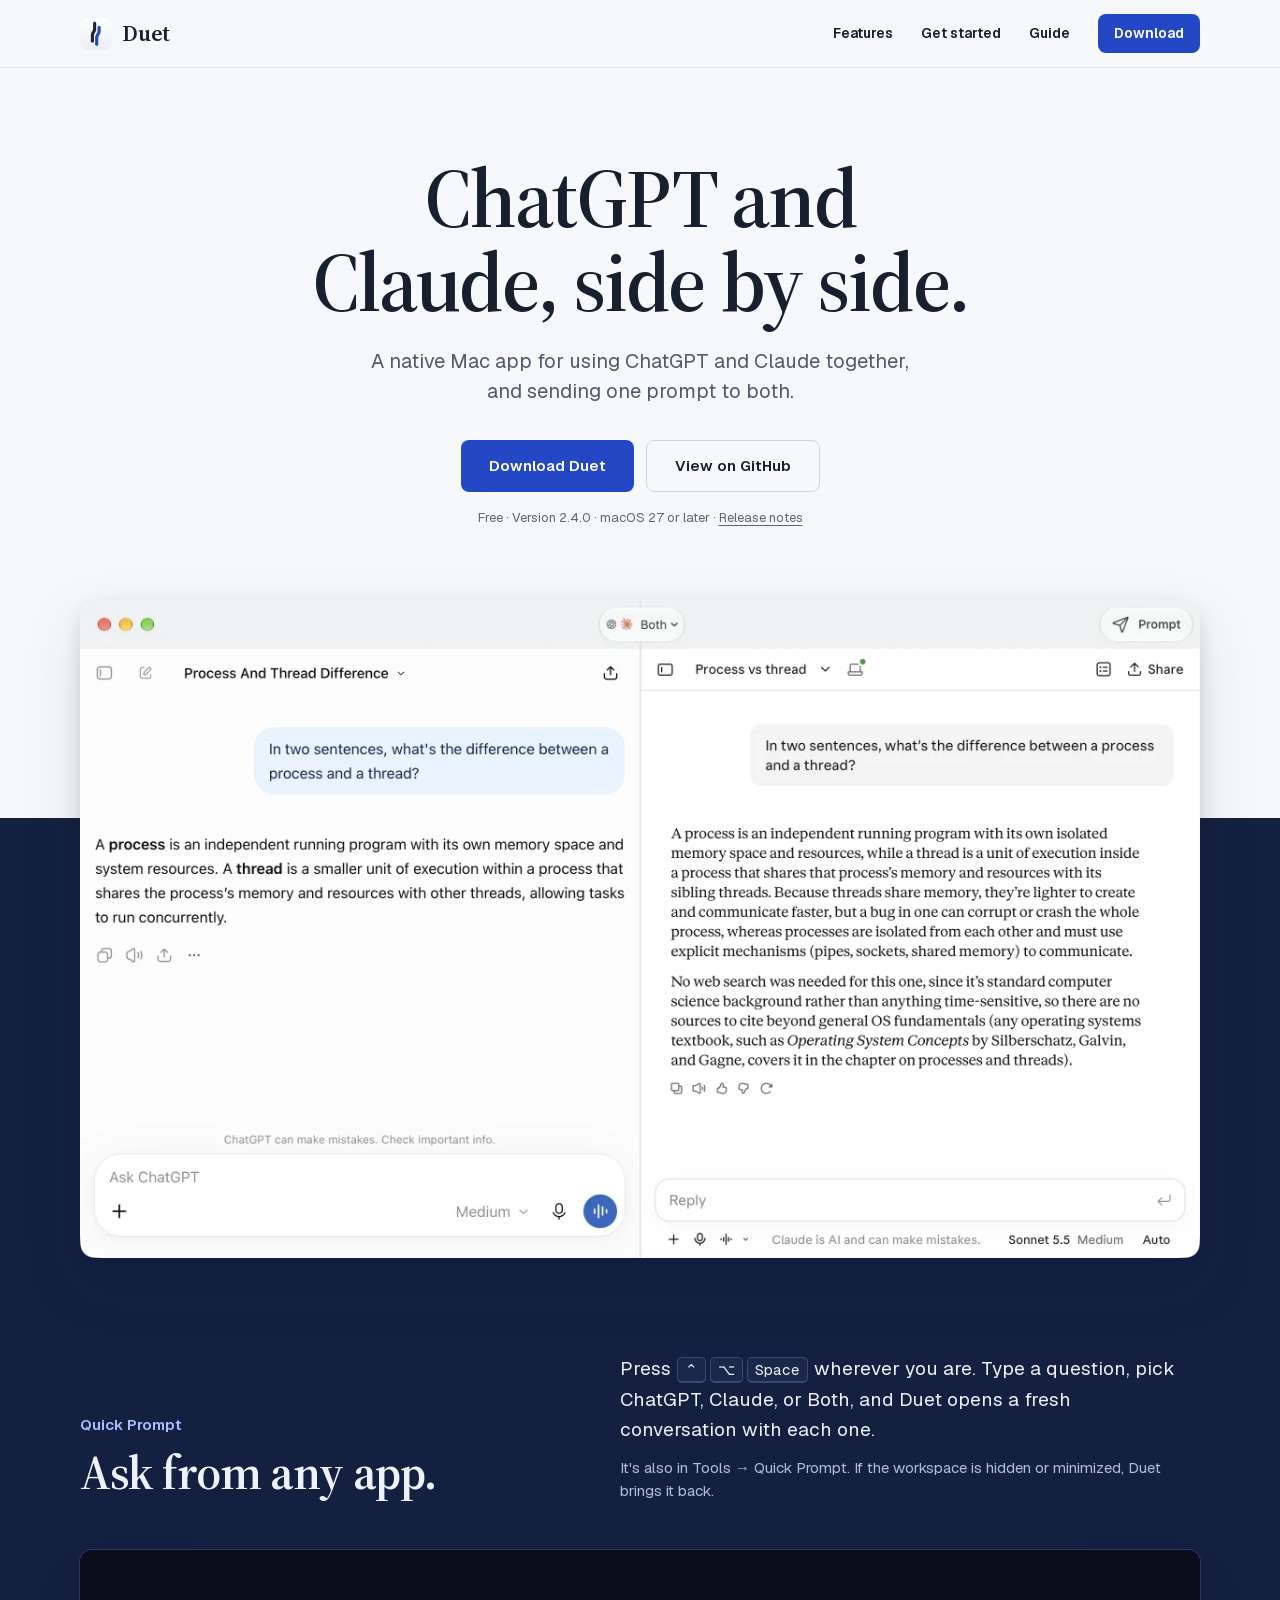
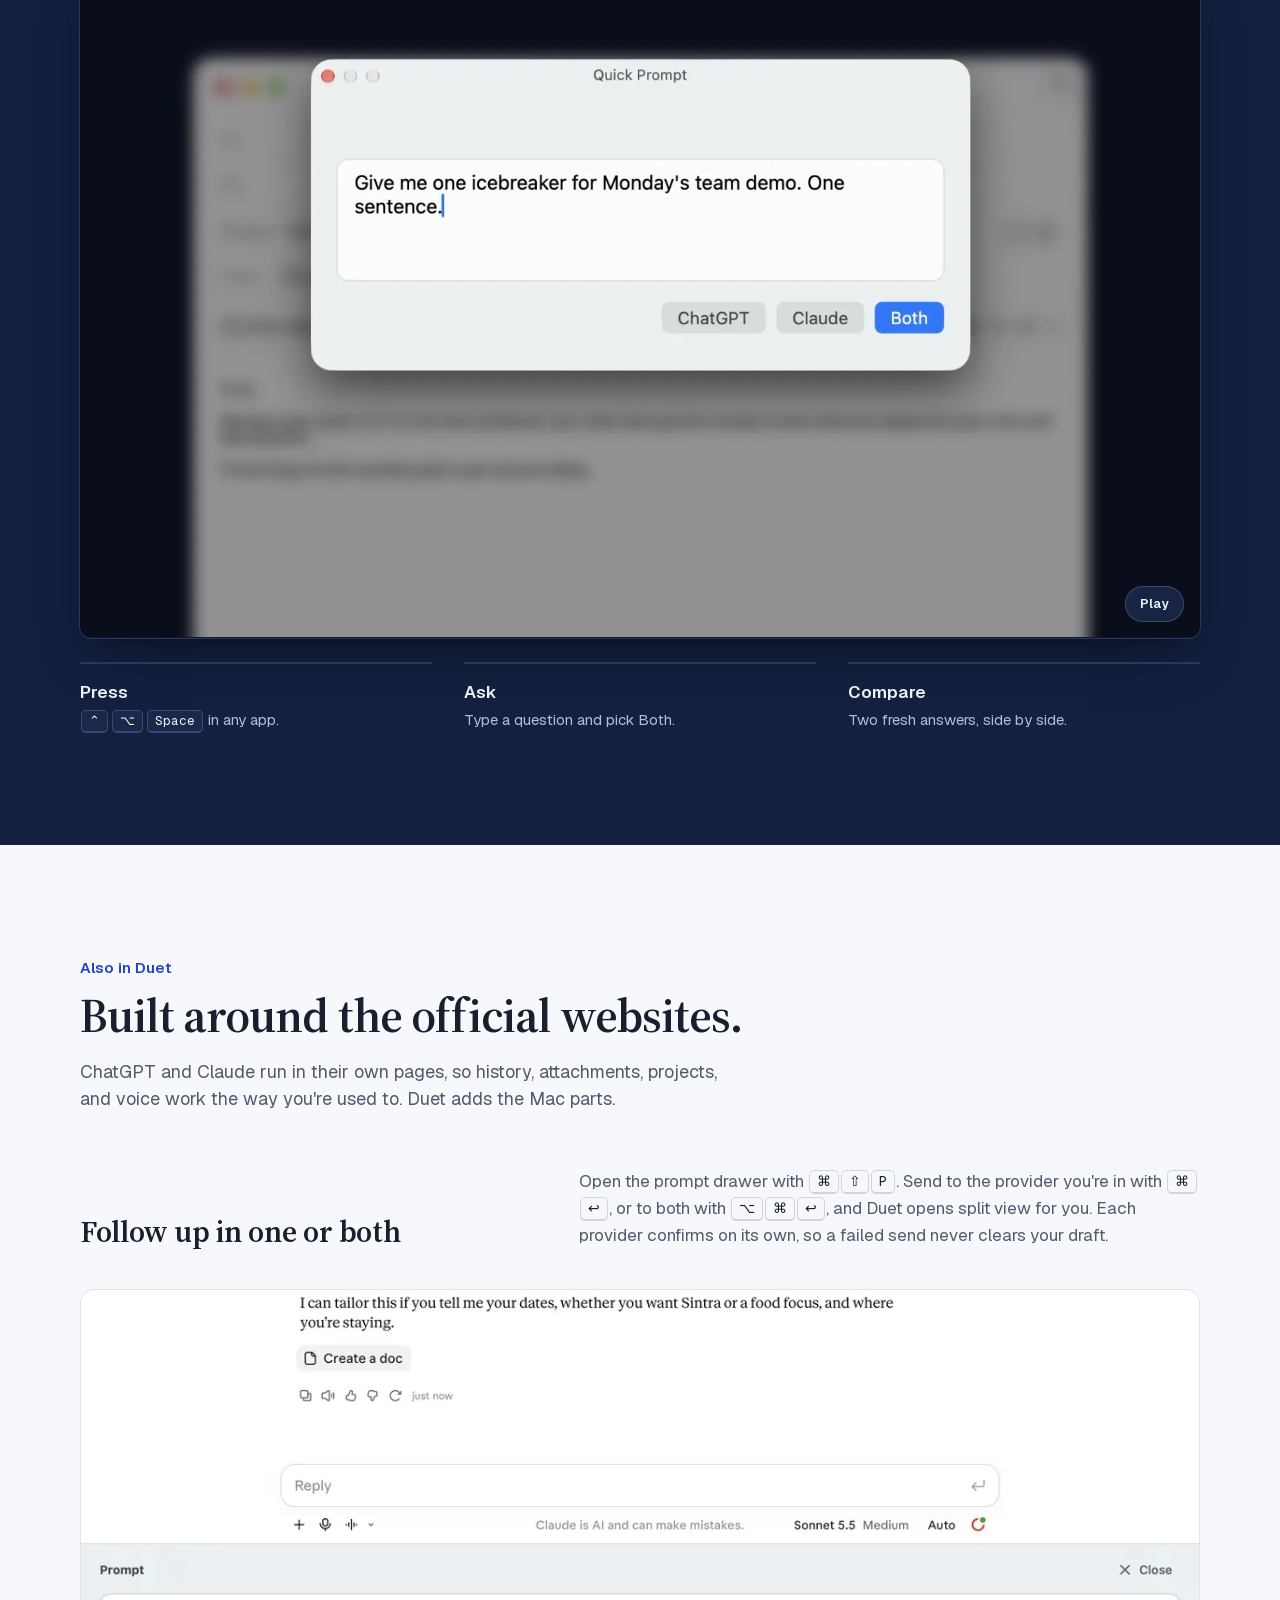
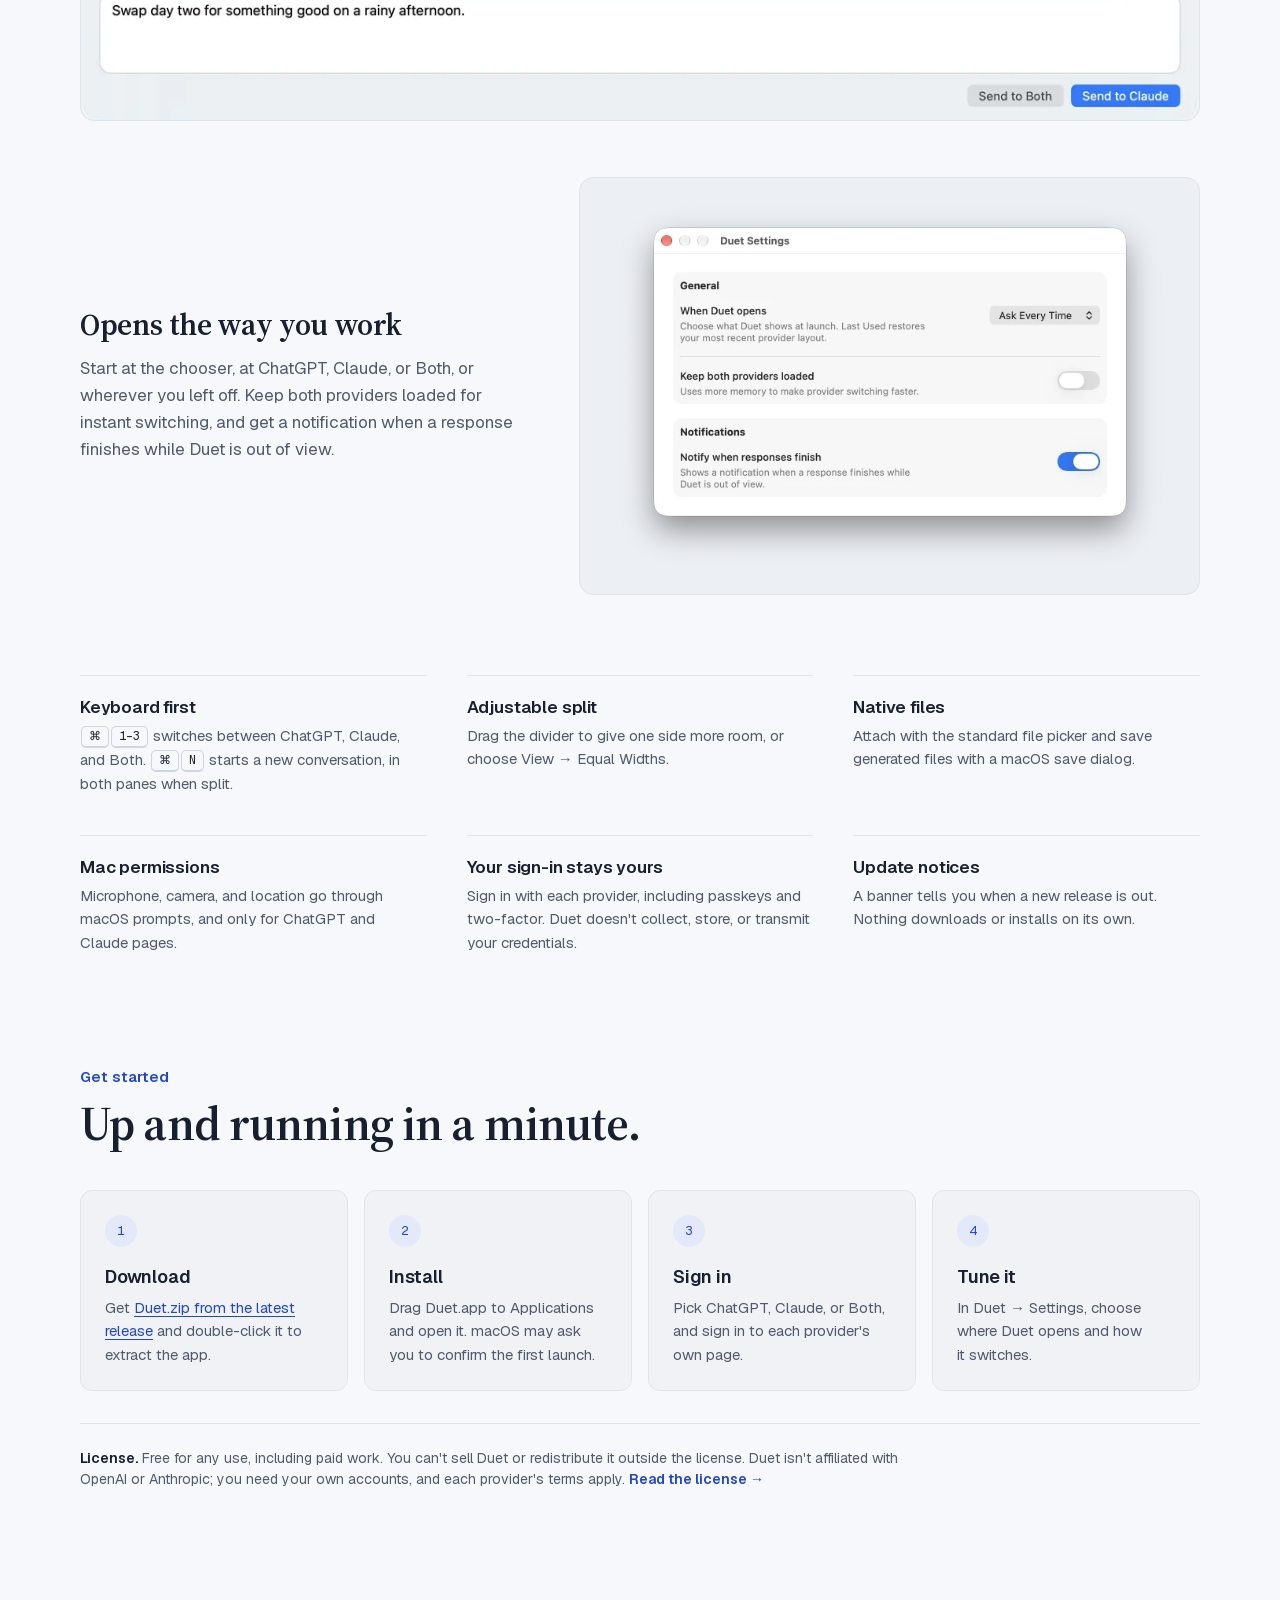
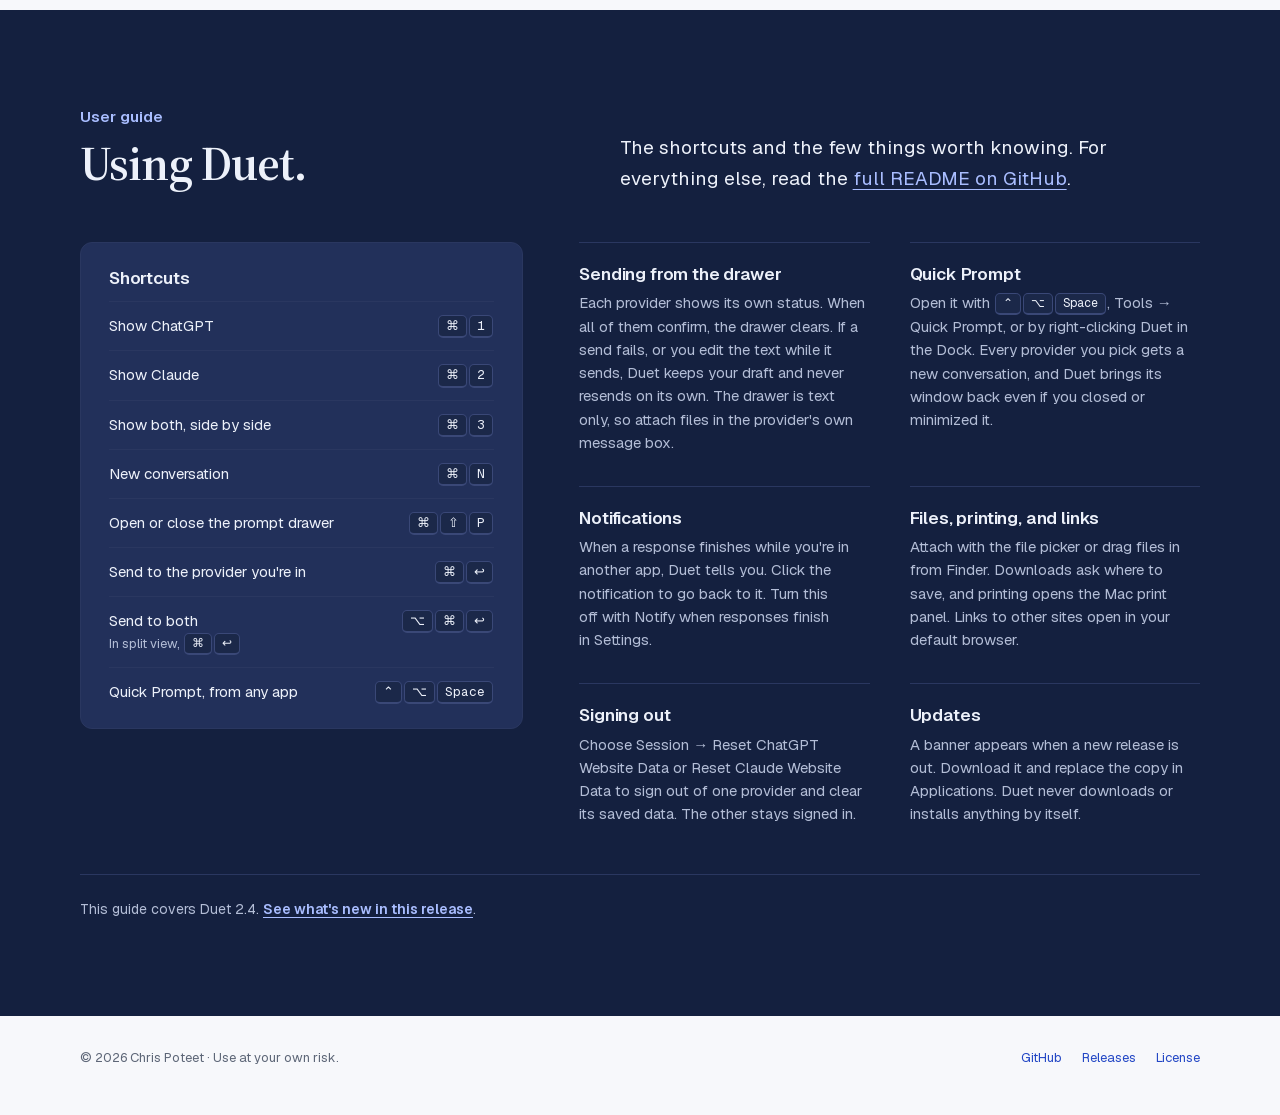
<file: site/index.html>
<!DOCTYPE html>
<html lang="en">
<head>
  <meta charset="utf-8">
  <meta name="viewport" content="width=device-width, initial-scale=1">
  <meta name="color-scheme" content="light dark">
  <title>Duet — ChatGPT and Claude, side by side</title>
  <meta name="description" content="Duet is a native Mac app for using ChatGPT and Claude side by side. Send one prompt to both, or start a conversation from any app with Quick Prompt.">
  <link rel="canonical" href="https://duet.siolon.com/">
  <meta property="og:type" content="website">
  <meta property="og:site_name" content="Duet">
  <meta property="og:url" content="https://duet.siolon.com/">
  <meta property="og:title" content="Duet — ChatGPT and Claude, side by side">
  <meta property="og:description" content="A native Mac app for using ChatGPT and Claude side by side, and sending one prompt to both.">
  <meta property="og:image" content="https://duet.siolon.com/assets/social-card.png">
  <meta property="og:image:width" content="1200">
  <meta property="og:image:height" content="630">
  <meta property="og:image:alt" content="Duet showing ChatGPT and Claude answering the same prompt side by side">
  <meta name="twitter:card" content="summary_large_image">
  <link rel="icon" type="image/png" href="assets/duet-icon.png">
  <link rel="apple-touch-icon" href="assets/duet-icon.png">
  <link rel="preload" href="assets/geist-latin.woff2" as="font" type="font/woff2" crossorigin>
  <link rel="preload" href="assets/source-serif-4-semibold-latin.woff2" as="font" type="font/woff2" crossorigin>
  <link rel="stylesheet" href="styles.css">
  <script src="script.js" defer></script>
</head>
<body>
  <a class="skip-link" href="#top">Skip to content</a>
  <header class="site-header">
    <nav class="site-nav container" aria-label="Main navigation">
      <a class="brand" href="#top" aria-label="Duet home">
        <img src="assets/duet-icon.png" alt="" width="32" height="32">
        <span>Duet</span>
      </a>
      <button class="menu-toggle" type="button" aria-expanded="false" aria-controls="nav-links" aria-label="Open menu" hidden><span class="menu-icon" aria-hidden="true"></span></button>
      <div class="nav-links" id="nav-links">
        <a href="#features">Features</a>
        <a href="#start">Get started</a>
        <a href="#guide">Guide</a>
      </div>
      <a class="button button-primary nav-download" href="https://github.com/cpoteet/Duet/releases/latest">Download</a>
    </nav>
  </header>

  <main id="top">
    <section class="hero" aria-labelledby="hero-heading">
      <div class="container hero-copy">
        <h1 id="hero-heading">ChatGPT and Claude, side by side.</h1>
        <p class="hero-description">A native Mac app for using ChatGPT and Claude together, and sending one prompt to both.</p>
        <div class="hero-actions">
          <a class="button button-primary" href="https://github.com/cpoteet/Duet/releases/latest">Download Duet</a>
          <a class="button button-secondary" href="https://github.com/cpoteet/Duet">View on GitHub</a>
        </div>
        <p class="requirements">Free · Version <span data-version="full">2.4.0</span> · macOS 27 or later · <a data-release-notes href="https://github.com/cpoteet/Duet/releases/tag/v2.4.0">Release notes</a></p>
      </div>
      <div class="hero-stage">
        <div class="container">
          <img class="hero-shot" src="assets/split-answers.webp" srcset="assets/split-answers.webp 1197w, assets/split-answers@2x.webp 2394w" sizes="(min-width: 1168px) 1120px, calc(100vw - 40px)" alt="Duet in split view, with ChatGPT and Claude each answering the same question about processes and threads" width="1197" height="704" fetchpriority="high">
        </div>
      </div>
    </section>

    <section class="band" aria-labelledby="quick-prompt-heading">
      <div class="container">
        <div class="band-head" id="features">
          <div>
            <p class="section-label">Quick Prompt</p>
            <h2 id="quick-prompt-heading">Ask from any app.</h2>
          </div>
          <div>
            <p class="lead">Press <span class="keys" role="img" aria-label="Control, Option, Space"><kbd>⌃</kbd><kbd>⌥</kbd><kbd>Space</kbd></span> wherever you are. Type a question, pick ChatGPT, Claude, or Both, and Duet opens a fresh conversation with each one.</p>
            <p class="lead-note">It's also in Tools → Quick Prompt. If the workspace is hidden or minimized, Duet brings it back.</p>
          </div>
        </div>
        <figure class="demo">
          <div class="demo-stage">
            <video class="demo-video" src="assets/quick-prompt-demo.mp4" poster="assets/quick-prompt-demo-poster.webp" width="1600" height="982" muted loop playsinline controls preload="metadata" aria-label="Control-Option-Space opens Quick Prompt over a Mail draft. An icebreaker question is typed and sent to Both, and Duet comes forward as ChatGPT and Claude each answer side by side. The video begins and ends on the Duet icon."></video>
            <button class="demo-toggle" type="button" hidden>Play</button>
          </div>
          <figcaption>
            <ol class="demo-steps">
              <li data-start="0"><span class="demo-step-name">Press</span> <span class="demo-step-text"><span class="keys" role="img" aria-label="Control, Option, Space"><kbd>⌃</kbd><kbd>⌥</kbd><kbd>Space</kbd></span> in any app.</span></li>
              <li data-start="4.9"><span class="demo-step-name">Ask</span> <span class="demo-step-text">Type a question and pick Both.</span></li>
              <li data-start="8.5"><span class="demo-step-name">Compare</span> <span class="demo-step-text">Two fresh answers, side by side.</span></li>
            </ol>
          </figcaption>
        </figure>
      </div>
    </section>

    <section class="section container" id="mac-features" aria-labelledby="features-heading">
      <p class="section-label">Also in Duet</p>
      <h2 id="features-heading">Built around the official websites.</h2>
      <p class="section-intro">ChatGPT and Claude run in their own pages, so history, attachments, projects, and voice work the way you're used to. Duet adds the Mac parts.</p>

      <div class="feature-row feature-row-wide">
        <div class="feature-copy">
          <h3>Follow up in one or both</h3>
          <p>Open the prompt drawer with <kbd>⌘</kbd><kbd>⇧</kbd><kbd>P</kbd>. Send to the provider you're in with <kbd>⌘</kbd><kbd>↩</kbd>, or to both with <kbd>⌥</kbd><kbd>⌘</kbd><kbd>↩</kbd>, and Duet opens split view for you. Each provider confirms on its own, so a failed send never clears your draft.</p>
        </div>
        <div class="feature-visual">
          <img src="assets/drawer-claude.webp" srcset="assets/drawer-claude.webp 1197w, assets/drawer-claude@2x.webp 2394w" sizes="(min-width: 1168px) 1120px, calc(100vw - 40px)" alt="The prompt drawer under a single Claude pane, with a follow-up draft and buttons for Send to Both and Send to Claude" width="1197" height="460" loading="lazy">
        </div>
      </div>

      <div class="feature-row feature-row-flip">
        <div class="feature-visual feature-visual-soft">
          <img src="assets/settings.webp" srcset="assets/settings.webp 712w, assets/settings@2x.webp 1424w" sizes="(min-width: 1000px) 560px, calc(100vw - 40px)" alt="Duet Settings with startup, Keep both providers loaded, and response notification options" width="712" height="478" loading="lazy">
        </div>
        <div class="feature-copy">
          <h3>Opens the way you work</h3>
          <p>Start at the chooser, at ChatGPT, Claude, or Both, or wherever you left off. Keep both providers loaded for instant switching, and get a notification when a response finishes while Duet is out of view.</p>
        </div>
      </div>

      <ul class="feature-list">
        <li><h3>Keyboard first</h3><p><kbd>⌘</kbd><kbd>1–3</kbd> switches between ChatGPT, Claude, and Both. <kbd>⌘</kbd><kbd>N</kbd> starts a new conversation, in both panes when split.</p></li>
        <li><h3>Adjustable split</h3><p>Drag the divider to give one side more room, or choose View → Equal Widths.</p></li>
        <li><h3>Native files</h3><p>Attach with the standard file picker and save generated files with a macOS save dialog.</p></li>
        <li><h3>Mac permissions</h3><p>Microphone, camera, and location go through macOS prompts, and only for ChatGPT and Claude pages.</p></li>
        <li><h3>Your sign-in stays yours</h3><p>Sign in with each provider, including passkeys and two-factor. Duet doesn't collect, store, or transmit your credentials.</p></li>
        <li><h3>Update notices</h3><p>A banner tells you when a new release is out. Nothing downloads or installs on its own.</p></li>
      </ul>
    </section>

    <section class="section container" aria-labelledby="start-heading">
      <p class="section-label" id="start">Get started</p>
      <h2 id="start-heading">Up and running in a minute.</h2>
      <ol class="steps">
        <li>
          <span class="step-number" aria-hidden="true">1</span>
          <h3>Download</h3>
          <p>Get <a href="https://github.com/cpoteet/Duet/releases/latest">Duet.zip from the latest release</a> and double-click it to extract the app.</p>
        </li>
        <li>
          <span class="step-number" aria-hidden="true">2</span>
          <h3>Install</h3>
          <p>Drag Duet.app to Applications and open it. macOS may ask you to confirm the first launch.</p>
        </li>
        <li>
          <span class="step-number" aria-hidden="true">3</span>
          <h3>Sign in</h3>
          <p>Pick ChatGPT, Claude, or Both, and sign in to each provider's own page.</p>
        </li>
        <li>
          <span class="step-number" aria-hidden="true">4</span>
          <h3>Tune it</h3>
          <p>In Duet → Settings, choose where Duet opens and how it switches.</p>
        </li>
      </ol>

      <div class="license-note" id="license">
        <p><strong>License.</strong> Free for any use, including paid work. You can't sell Duet or redistribute it outside the license. Duet isn't affiliated with OpenAI or Anthropic; you need your own accounts, and each provider's terms apply. <a href="https://github.com/cpoteet/Duet/blob/main/LICENSE.md">Read the license <span aria-hidden="true">→</span></a></p>
      </div>
    </section>

    <section class="guide" aria-labelledby="guide-heading">
      <div class="container">
        <div class="band-head" id="guide">
          <div>
            <p class="section-label">User guide</p>
            <h2 id="guide-heading">Using Duet.</h2>
          </div>
          <p class="lead">The shortcuts and the few things worth knowing. For everything else, read the <a href="https://github.com/cpoteet/Duet#readme">full README on GitHub</a>.</p>
        </div>

        <div class="guide-body">
          <div class="guide-shortcuts">
            <h3>Shortcuts</h3>
            <dl>
              <div><dt>Show ChatGPT</dt><dd><kbd>⌘</kbd><kbd>1</kbd></dd></div>
              <div><dt>Show Claude</dt><dd><kbd>⌘</kbd><kbd>2</kbd></dd></div>
              <div><dt>Show both, side by side</dt><dd><kbd>⌘</kbd><kbd>3</kbd></dd></div>
              <div><dt>New conversation</dt><dd><kbd>⌘</kbd><kbd>N</kbd></dd></div>
              <div><dt>Open or close the prompt drawer</dt><dd><kbd>⌘</kbd><kbd>⇧</kbd><kbd>P</kbd></dd></div>
              <div><dt>Send to the provider you're in</dt><dd><kbd>⌘</kbd><kbd>↩</kbd></dd></div>
              <div><dt>Send to both <span>In split view, <kbd>⌘</kbd><kbd>↩</kbd></span></dt><dd><kbd>⌥</kbd><kbd>⌘</kbd><kbd>↩</kbd></dd></div>
              <div><dt>Quick Prompt, from any app</dt><dd><kbd>⌃</kbd><kbd>⌥</kbd><kbd>Space</kbd></dd></div>
            </dl>
          </div>

          <ul class="guide-topics">
            <li>
              <h3>Sending from the drawer</h3>
              <p>Each provider shows its own status. When all of them confirm, the drawer clears. If a send fails, or you edit the text while it sends, Duet keeps your draft and never resends on its own. The drawer is text only, so attach files in the provider's own message box.</p>
            </li>
            <li>
              <h3>Quick Prompt</h3>
              <p>Open it with <kbd>⌃</kbd><kbd>⌥</kbd><kbd>Space</kbd>, Tools → Quick Prompt, or by right-clicking Duet in the Dock. Every provider you pick gets a new conversation, and Duet brings its window back even if you closed or minimized it.</p>
            </li>
            <li>
              <h3>Notifications</h3>
              <p>When a response finishes while you're in another app, Duet tells you. Click the notification to go back to it. Turn this off with Notify when responses finish in Settings.</p>
            </li>
            <li>
              <h3>Files, printing, and links</h3>
              <p>Attach with the file picker or drag files in from Finder. Downloads ask where to save, and printing opens the Mac print panel. Links to other sites open in your default browser.</p>
            </li>
            <li>
              <h3>Signing out</h3>
              <p>Choose Session → Reset ChatGPT Website Data or Reset Claude Website Data to sign out of one provider and clear its saved data. The other stays signed in.</p>
            </li>
            <li>
              <h3>Updates</h3>
              <p>A banner appears when a new release is out. Download it and replace the copy in Applications. Duet never downloads or installs anything by itself.</p>
            </li>
          </ul>
        </div>

        <p class="guide-version">This guide covers Duet <span data-version="short">2.4</span>. <a data-release-notes href="https://github.com/cpoteet/Duet/releases/tag/v2.4.0">See what's new in this release</a>.</p>
      </div>
    </section>
  </main>

  <footer class="site-footer container">
    <div class="footer-content">
      <span>© 2026 Chris Poteet · Use at your own risk.</span>
      <nav aria-label="Footer navigation"><a href="https://github.com/cpoteet/Duet">GitHub</a><a href="https://github.com/cpoteet/Duet/releases">Releases</a><a href="https://github.com/cpoteet/Duet/blob/main/LICENSE.md">License</a></nav>
    </div>
  </footer>
</body>
</html>
</file>
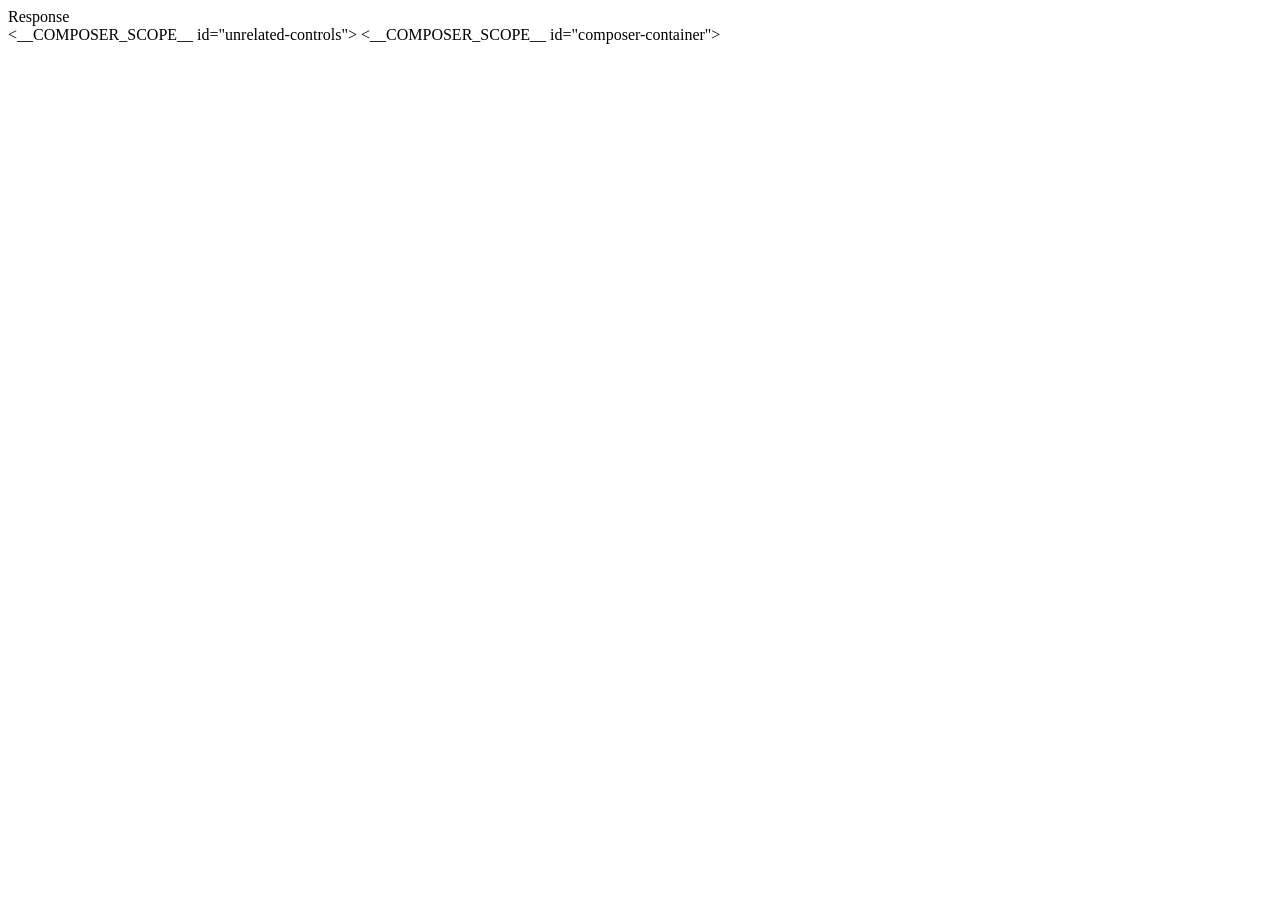
<file: Tests/Fixtures/streaming-response.html>
<!DOCTYPE html>
<html>
<head><meta charset="utf-8"><title>Streaming response fixture</title></head>
<body>
<main>
  <div id="message" data-is-streaming="false">Response</div>
  <!-- An unrelated control group of the same element type, earlier in the
       page and sharing <main> with the composer, so only the composer's own
       scope may count its Stop control. -->
  <__COMPOSER_SCOPE__ id="unrelated-controls"></__COMPOSER_SCOPE__>
  <__COMPOSER_SCOPE__ id="composer-container">
    <div>
      <div id="prompt-textarea" data-testid="chat-input" contenteditable="true" role="textbox"></div>
    </div>
    <div>
      <div id="controls"></div>
    </div>
  </__COMPOSER_SCOPE__>
</main>
<script src="streaming-response.js"></script>
</body>
</html>
</file>
<file: site/styles.css>
@font-face {
  font-family: "Geist";
  font-style: normal;
  font-weight: 100 900;
  font-display: swap;
  src: url("assets/geist-latin.woff2") format("woff2");
}

/* Pinned to the 600 weight every serif heading uses, keeping the optical-size axis (20–60),
   which cuts the file from 122 KB to 36 KB. */
@font-face {
  font-family: "Source Serif 4";
  font-style: normal;
  font-weight: 600;
  font-display: swap;
  src: url("assets/source-serif-4-semibold-latin.woff2") format("woff2");
}

/* Stand-ins sized to the web fonts' widths and line metrics, so text barely moves when the web
   fonts swap in. Source Serif 4 at 600 and display sizes reads like Times New Roman regular, not
   Georgia Bold. size-adjust also scales the overrides, hence the divided values. PostScript names come
   first because Safari reads a local() name as a family and would pick Times New Roman Bold for 600. */
@font-face {
  font-family: "Source Serif 4 Fallback";
  font-weight: 400 700;
  src: local("TimesNewRomanPSMT"), local("Times New Roman");
  size-adjust: 104%; /* the hero headline wraps to the same lines from 320px to 1600px wide */
  ascent-override: 99.6%;
  descent-override: 32.2%;
  line-gap-override: 0%;
}

@font-face {
  font-family: "Geist Fallback";
  font-weight: 100 499;
  src: local("HelveticaNeue"), local("Helvetica Neue"), local("ArialMT"), local("Arial");
  size-adjust: 101%;
  ascent-override: 99.5%;
  descent-override: 29.2%;
  line-gap-override: 0%;
}

@font-face {
  font-family: "Geist Fallback";
  font-weight: 500 900;
  src: local("HelveticaNeue-Bold"), local("Helvetica Neue Bold"), local("Arial-BoldMT"), local("Arial Bold");
  size-adjust: 101%;
  ascent-override: 99.5%;
  descent-override: 29.2%;
  line-gap-override: 0%;
}

@font-face {
  font-family: "Geist Mono";
  font-style: normal;
  font-weight: 100 900;
  font-display: swap;
  src: url("assets/geist-mono-latin.woff2") format("woff2");
}

:root {
  color-scheme: light dark;
  --background: light-dark(#f7f8fb, #0f1218);
  --foreground: light-dark(#18202f, #e5e8ee);
  --muted: light-dark(#525b6c, #a6adba);
  --subtle: light-dark(#5d6677, #8a92a0);
  --accent: light-dark(#2347c5, #8fa8ff);
  --accent-hover: light-dark(#1a3699, #b6c6ff);
  --on-accent: light-dark(#ffffff, #0b1538);
  --accent-tint: light-dark(#e4e9fa, #18203b);
  --border: light-dark(#e1e4ea, #252930);
  --control-border: light-dark(#cfd4dd, #343943);
  --surface: light-dark(#f0f2f6, #15181d);
  --band: light-dark(#eceff4, #171a20);
  --band-deep: light-dark(#dfe3ea, #1f232a);
  --navy: light-dark(#14203f, #172447);
  --shot-shadow: light-dark(rgb(14 22 48 / 22%), rgb(0 0 0 / 60%));
  --serif: "Source Serif 4", "Source Serif 4 Fallback", Georgia, serif;
  --mono: "Geist Mono", monospace;
  --ease: cubic-bezier(0.2, 0.7, 0.2, 1);
}

/* Navy sections redefine the tokens so their contents read light in both appearances. */
.band, .guide {
  --background: #1b2849;
  --foreground: #edf1fa;
  --muted: #b3bdd6;
  --subtle: #9aa5c2;
  --accent: #a9bdff;
  --accent-hover: #cad7ff;
  --on-accent: #0c1638;
  --border: #2a3760;
  --control-border: #3a4877;
  --surface: #22305a;
  --band-deep: #0f1932;
  --shot-shadow: rgb(0 0 0 / 45%);
  color: var(--foreground);
}

* { box-sizing: border-box; }
/* The nav targets each section's heading block, not the padded section, so it lands just under the
   sticky header (about 68px tall) with a little room. */
html { scroll-behavior: smooth; scroll-padding-top: 100px; }
body {
  margin: 0;
  background: var(--background);
  color: var(--foreground);
  font-family: "Geist", "Geist Fallback", sans-serif;
  font-size: 16px;
  line-height: 1.5;
  -webkit-font-smoothing: antialiased;
}
img { max-width: 100%; }

a { color: var(--accent); text-decoration: underline; text-decoration-color: transparent; text-underline-offset: 0.2em; transition: color 160ms var(--ease), text-decoration-color 160ms var(--ease); }
a:hover { color: var(--accent-hover); text-decoration-color: currentColor; }
a:focus-visible, button:focus-visible { outline: 3px solid var(--accent); outline-offset: 5px; }
::selection { background: var(--accent); color: var(--on-accent); }
[hidden] { display: none !important; }
.container { width: 100%; max-width: 1168px; margin: 0 auto; padding-inline: 24px; }

.skip-link {
  position: fixed;
  top: 12px;
  left: 12px;
  z-index: 10;
  padding: 10px 16px;
  background: var(--background);
  border: 1px solid var(--accent);
  border-radius: 8px;
  transform: translateY(-150%);
}
.skip-link:focus { transform: translateY(0); }

/* Header */
.site-header {
  position: sticky;
  top: 0;
  z-index: 5;
  background: color-mix(in srgb, var(--background) 86%, transparent);
  backdrop-filter: blur(12px);
  border-bottom: 1px solid var(--border);
}
.site-nav { display: flex; align-items: center; justify-content: space-between; gap: 28px; padding-block: 14px; }
.brand { display: flex; align-items: center; gap: 10px; color: inherit; text-decoration: none; }
.brand:hover { color: inherit; }
.brand img { border-radius: 8px; }
.brand span { font-family: var(--serif); font-weight: 600; font-size: 22px; letter-spacing: -0.01em; }
.nav-links { display: flex; align-items: center; gap: 28px; margin-left: auto; font-size: 14px; font-weight: 600; }
.nav-links > a { color: var(--foreground); }
.menu-toggle { display: none; }

/* Two lines that turn into an X when the menu is open. */
.menu-icon, .menu-icon::before, .menu-icon::after { display: block; width: 16px; height: 1.5px; border-radius: 1px; background: currentColor; }
.menu-icon { position: relative; background: transparent; }
.menu-icon::before, .menu-icon::after { content: ""; position: absolute; left: 0; transition: transform 200ms var(--ease); }
.menu-icon::before { transform: translateY(-3.5px); }
.menu-icon::after { transform: translateY(3.5px); }
.menu-toggle[aria-expanded="true"] .menu-icon::before { transform: rotate(45deg); }
.menu-toggle[aria-expanded="true"] .menu-icon::after { transform: rotate(-45deg); }

/* Buttons */
.button {
  display: inline-flex;
  align-items: center;
  justify-content: center;
  min-height: 52px;
  padding: 0 28px;
  border-radius: 8px;
  font-weight: 600;
  font-size: 15px;
  text-decoration: none;
  transition: background-color 160ms var(--ease), color 160ms var(--ease), transform 160ms var(--ease), box-shadow 160ms var(--ease);
}
.button:hover { transform: translateY(-1px); text-decoration: none; }
.button:active { transform: translateY(0) scale(0.98); }
.button-primary { background: var(--accent); color: var(--on-accent); }
.button-primary:hover { background: var(--accent-hover); color: var(--on-accent); box-shadow: 0 6px 16px -8px var(--accent); }
.button-secondary { border: 1px solid var(--control-border); color: var(--foreground); background: var(--background); }
.button-secondary:hover { background: var(--surface); color: var(--foreground); }
.nav-download { min-height: 39px; padding: 9px 16px; font-size: 14px; }

/* Type */
h1, h2, h3 { margin: 0; font-weight: 600; }
h1, h2 { font-family: var(--serif); font-weight: 600; letter-spacing: -0.018em; text-wrap: balance; font-optical-sizing: auto; }
h2 { max-width: 680px; font-size: clamp(32px, 4.2vw, 48px); line-height: 1.08; margin-top: 10px; }
h3 { letter-spacing: -0.01em; }
p { text-wrap: pretty; }
.section-label { font-size: 15px; font-weight: 600; color: var(--accent); margin: 0; }
.section-intro { color: var(--muted); font-size: 18px; max-width: 640px; margin: 16px 0 0; }

kbd { display: inline-block; font-family: var(--mono); font-size: 0.8em; font-weight: 400; line-height: 1.4; padding: 1px 7px; margin: 0 1px; border-radius: 5px; background: var(--background); border: 1px solid var(--control-border); border-bottom-width: 2px; color: var(--foreground); vertical-align: 0.08em; }
.keys { display: inline-flex; gap: 2px; white-space: nowrap; }

/* Hero */
.hero { padding-top: 88px; }
.hero-copy { display: flex; flex-direction: column; align-items: center; text-align: center; }
.hero h1 { font-size: clamp(44px, 7.4vw, 84px); line-height: 1; letter-spacing: -0.025em; max-width: 860px; }
.hero-description { font-size: 20px; line-height: 1.5; color: var(--muted); max-width: 560px; margin: 22px 0 0; }
.hero-actions { display: flex; flex-wrap: wrap; justify-content: center; gap: 12px; margin-top: 34px; }
.requirements { font-size: 13px; color: var(--subtle); margin: 16px 0 0; }
.requirements a { color: inherit; text-decoration-color: currentColor; }
.requirements a:hover { color: var(--accent); }
.hero-stage {
  margin-top: 64px;
  padding-top: 8px;
  /* Navy is the background color, with the page color painted over the top 34%. A gradient that
     ran to navy at the bottom could leave a light hairline against the band at fractional heights. */
  background: linear-gradient(var(--background), var(--background)) top / 100% 34% no-repeat, var(--navy);
}
/* The screenshot carries its own rounded, transparent window corners and outline, so the shadow
   is a drop-shadow that follows them. A box-shadow ring would trace the image's square box instead. */
.hero-shot {
  display: block;
  width: 100%;
  height: auto;
  margin: 0 auto;
  filter: drop-shadow(0 24px 28px color-mix(in srgb, var(--shot-shadow) 55%, transparent)) drop-shadow(0 6px 10px color-mix(in srgb, var(--shot-shadow) 45%, transparent));
}

/* Quick Prompt band */
.band { background: var(--navy); padding-block: 96px 112px; }
.band-head { display: grid; grid-template-columns: minmax(0, 5fr) minmax(0, 6fr); gap: 24px 56px; align-items: end; }
.band-head h2 { margin-bottom: 4px; }
.lead { font-size: 19px; line-height: 1.6; margin: 0; max-width: 560px; }
.lead kbd { font-size: 15px; }
.lead-note { color: var(--muted); font-size: 15px; margin: 12px 0 0; max-width: 560px; }
/* Size the demo by the window's height as well as its width, so the whole video and its steps
   fit on screen together under the sticky header. 1.6293 is the video's aspect ratio, and the
   chrome is the header plus the steps row. */
.demo {
  --demo-chrome: 200px;
  width: min(100%, max(520px, calc((100vh - var(--demo-chrome)) * 1.6293)));
  width: min(100%, max(520px, calc((100svh - var(--demo-chrome)) * 1.6293)));
  margin: 48px auto 0;
}
.demo-stage { position: relative; }
.demo-video {
  display: block;
  width: 100%;
  height: auto;
  border-radius: 12px;
  background: var(--band-deep);
  box-shadow: 0 0 0 1px var(--border), 0 30px 60px -24px var(--shot-shadow), 0 12px 24px -16px var(--shot-shadow);
}
.demo-toggle {
  position: absolute;
  right: 16px;
  bottom: 16px;
  min-height: 36px;
  padding: 0 14px;
  border-radius: 999px;
  border: 1px solid color-mix(in srgb, var(--foreground) 18%, transparent);
  background: color-mix(in srgb, var(--background) 88%, transparent);
  backdrop-filter: blur(8px);
  color: var(--foreground);
  font: inherit;
  font-size: 13px;
  font-weight: 600;
  cursor: pointer;
  transition: background-color 160ms var(--ease), transform 160ms var(--ease);
}
.demo-toggle:hover { background: var(--background); transform: translateY(-1px); }
.demo-toggle:active { transform: scale(0.97); }

/* Steps under the demo. A plain list until the video plays; then the current step lights up
   and a bar along its top edge tracks the step's progress. */
.demo-steps { list-style: none; margin: 24px 0 0; padding: 0; display: grid; grid-template-columns: repeat(3, minmax(0, 1fr)); gap: 16px 32px; }
.demo-steps li { position: relative; padding-top: 16px; border-top: 2px solid var(--border); transition: opacity 240ms var(--ease); }
.demo-steps li::before { content: ""; position: absolute; top: -2px; left: 0; height: 2px; width: calc(var(--step-progress, 0) * 100%); background: var(--accent); }
.demo-step-name { display: block; font-weight: 600; font-size: 17px; }
.demo-step-text { display: block; color: var(--muted); font-size: 15px; line-height: 1.5; margin-top: 4px; }
.demo-step-text kbd { font-size: 13px; }
.demo-steps[data-playing] li { opacity: 0.45; }
.demo-steps[data-playing] li.is-current { opacity: 1; }

/* Short, wide windows: the steps move beside the video, which then gets the full height.
   Taller windows keep them underneath, where the video can fill the band. */
@media (min-width: 861px) and (max-height: 760px) {
  .demo {
    --demo-chrome: 150px;
    --demo-steps-width: 200px;
    display: grid;
    grid-template-columns: minmax(0, 1fr) var(--demo-steps-width);
    gap: 32px;
    align-items: center;
    width: min(100%, max(600px, calc((100vh - var(--demo-chrome)) * 1.6293 + var(--demo-steps-width) + 32px)));
    width: min(100%, max(600px, calc((100svh - var(--demo-chrome)) * 1.6293 + var(--demo-steps-width) + 32px)));
  }
  .demo-steps { grid-template-columns: 1fr; margin: 0; gap: 12px; }
  /* Beside the video the progress bar runs down each step's left edge. */
  .demo-steps li { padding: 6px 0 6px 20px; border-top: 0; border-left: 2px solid var(--border); }
  .demo-steps li::before { top: 0; left: -2px; width: 2px; height: calc(var(--step-progress, 0) * 100%); }
}

/* Features */
.section { padding-top: 112px; }
.feature-row { display: grid; grid-template-columns: minmax(0, 7fr) minmax(0, 5fr); gap: 56px; align-items: center; margin-top: 56px; }
.feature-row-flip { grid-template-columns: minmax(0, 5fr) minmax(0, 7fr); }
.feature-row-flip .feature-visual { order: 2; }
.feature-row-wide { grid-template-columns: minmax(0, 5fr) minmax(0, 7fr); align-items: end; gap: 24px 56px; }
.feature-row-wide .feature-visual { grid-column: 1 / -1; margin-top: 16px; }
.feature-row-wide .feature-copy p { margin-top: 0; }
.feature-row-wide .feature-copy { display: contents; }
.feature-visual { border-radius: 14px; overflow: hidden; border: 1px solid var(--border); background: var(--band); }
.feature-visual img { display: block; width: 100%; height: auto; }
.feature-visual-soft { display: grid; place-items: center; padding: 20px 28px; background: var(--band); }
.feature-visual-soft img { max-width: 560px; }
.feature-copy h3 { font-family: var(--serif); font-weight: 600; font-size: 30px; line-height: 1.15; letter-spacing: -0.012em; }
.feature-copy p { color: var(--muted); font-size: 17px; line-height: 1.6; margin: 12px 0 0; }

.feature-list { list-style: none; margin: 80px 0 0; padding: 0; display: grid; grid-template-columns: repeat(3, minmax(0, 1fr)); gap: 40px 40px; }
.feature-list li { padding-top: 20px; border-top: 1px solid var(--border); }
.feature-list h3 { font-size: 17px; line-height: 1.3; }
.feature-list p { color: var(--muted); font-size: 15px; line-height: 1.55; margin: 6px 0 0; }

/* Get started */
.steps { list-style: none; margin: 40px 0 0; padding: 0; display: grid; grid-template-columns: repeat(4, minmax(0, 1fr)); gap: 16px; }
.steps li { padding: 24px; border-radius: 12px; background: var(--surface); border: 1px solid var(--border); }
.step-number { font-family: var(--mono); font-size: 13px; width: 32px; height: 32px; border-radius: 50%; display: flex; align-items: center; justify-content: center; background: var(--accent-tint); color: var(--accent); margin-bottom: 16px; }
.steps h3 { font-size: 18px; }
.steps p { color: var(--muted); font-size: 15px; line-height: 1.55; margin: 6px 0 0; }
.steps p a { text-decoration-color: currentColor; }

.license-note { margin-top: 32px; padding-top: 24px; border-top: 1px solid var(--border); }
.license-note p { margin: 0; font-size: 14px; color: var(--muted); max-width: 820px; }
.license-note strong { color: var(--foreground); font-weight: 600; }
.license-note a { font-weight: 600; white-space: nowrap; }

/* User guide: a shortcut sheet beside short notes on the behavior the features above don't cover. */
.guide { margin-top: 120px; background: var(--navy); padding-block: 96px; }
.guide .lead a { text-decoration-color: currentColor; }
.guide-body { display: grid; grid-template-columns: minmax(0, 5fr) minmax(0, 7fr); gap: 56px; align-items: start; margin-top: 48px; }
.guide-shortcuts { padding: 24px 28px 12px; border-radius: 12px; background: var(--surface); border: 1px solid var(--border); }
.guide-shortcuts h3 { font-size: 17px; line-height: 1.3; }
.guide-shortcuts dl { margin: 12px 0 0; }
.guide-shortcuts dl > div { display: flex; align-items: baseline; justify-content: space-between; gap: 16px; padding-block: 12px; border-top: 1px solid var(--border); }
.guide-shortcuts dt { font-size: 15px; line-height: 1.4; }
.guide-shortcuts dt span { display: block; color: var(--muted); font-size: 13px; margin-top: 2px; }
.guide-shortcuts dd { margin: 0; white-space: nowrap; }
.guide-shortcuts kbd { font-size: 13px; }
.guide-shortcuts dt kbd { font-size: 12px; }
.guide-topics { list-style: none; margin: 0; padding: 0; display: grid; grid-template-columns: repeat(2, minmax(0, 1fr)); gap: 32px 40px; }
.guide-topics li { padding-top: 20px; border-top: 1px solid var(--border); }
.guide-topics h3 { font-size: 17px; line-height: 1.3; }
.guide-topics p { color: var(--muted); font-size: 15px; line-height: 1.55; margin: 6px 0 0; }
.guide-version { margin: 48px 0 0; padding-top: 24px; border-top: 1px solid var(--border); font-size: 14px; color: var(--muted); }
.guide-version a { font-weight: 600; text-decoration-color: currentColor; }

/* Footer */
.site-footer { padding-top: 32px; padding-bottom: 48px; }
.footer-content { display: flex; flex-wrap: wrap; align-items: center; justify-content: space-between; gap: 16px; font-size: 13px; color: var(--subtle); }
.footer-content nav { display: flex; gap: 20px; }

@media (prefers-reduced-motion: reduce) {
  html { scroll-behavior: auto; }
  .button, a, .demo-toggle, .demo-steps li, .menu-icon::before, .menu-icon::after { transition: none; }
  .site-nav[data-menu-ready] .nav-links, .site-nav[data-menu-ready].is-open .nav-links { transform: none; transition: none; }
  .button:hover, .button:active, .demo-toggle:hover, .demo-toggle:active { transform: none; }
}

@media (max-width: 1000px) {
  .feature-list { grid-template-columns: repeat(2, minmax(0, 1fr)); }
  .steps { grid-template-columns: repeat(2, minmax(0, 1fr)); }
  .band-head, .feature-row, .guide-body { grid-template-columns: 1fr; gap: 32px; }
  .band-head { gap: 20px; }
  .feature-row-flip .feature-visual { order: 0; }
  .feature-row-wide { gap: 12px; }
  .feature-row-wide .feature-visual { margin-top: 20px; }
  .feature-row { margin-top: 64px; }
}

@media (max-width: 760px) {
  .section { padding-top: 80px; }
  .hero { padding-top: 56px; }
  .hero-description { font-size: 18px; }
  .hero-stage { margin-top: 40px; }
  .band { padding-block: 72px; }
  .guide { margin-top: 88px; padding-block: 72px; }
  /* Phone header: brand, Download, menu button. The section links open as a full-width panel under the header. */
  .site-nav { gap: 10px; }
  .brand { margin-right: auto; }
  .nav-download { order: 2; min-height: 40px; }
  .site-nav:not([data-menu-ready]) { flex-wrap: wrap; }
  .site-nav:not([data-menu-ready]) .nav-links { order: 4; width: 100%; margin: 0; }
  .site-nav[data-menu-ready] .menu-toggle {
    order: 3;
    display: grid;
    place-items: center;
    width: 40px;
    height: 40px;
    padding: 0;
    border: 1px solid var(--control-border);
    border-radius: 8px;
    background: var(--background);
    color: var(--foreground);
    cursor: pointer;
    transition: background-color 160ms var(--ease);
  }
  .site-nav[data-menu-ready] .menu-toggle:hover, .site-nav[data-menu-ready].is-open .menu-toggle { background: var(--surface); }
  .site-header:has(.is-open) { background: var(--background); }
  .site-nav[data-menu-ready] .nav-links {
    position: absolute;
    top: 100%;
    left: 0;
    right: 0;
    flex-direction: column;
    align-items: stretch;
    gap: 0;
    margin: 0;
    padding: 4px 24px 16px;
    background: var(--background);
    border-bottom: 1px solid var(--border);
    box-shadow: 0 28px 40px -32px var(--shot-shadow);
    visibility: hidden;
    opacity: 0;
    transform: translateY(-6px);
    transition: opacity 140ms var(--ease), transform 140ms var(--ease), visibility 0s linear 140ms;
  }
  .site-nav[data-menu-ready] .nav-links::after { content: ""; position: absolute; top: calc(100% + 1px); left: 0; right: 0; height: 100vh; background: rgb(8 12 26 / 32%); }
  .site-nav[data-menu-ready].is-open .nav-links {
    visibility: visible;
    opacity: 1;
    transform: none;
    transition: opacity 200ms var(--ease), transform 200ms var(--ease), visibility 0s;
  }
  .site-nav[data-menu-ready] .nav-links > a {
    display: flex;
    align-items: center;
    min-height: 56px;
    border-bottom: 1px solid var(--border);
    font-size: 18px;
    font-weight: 600;
    text-decoration: none;
  }
  .site-nav[data-menu-ready] .nav-links > a:last-child { border-bottom: 0; }
  .site-nav[data-menu-ready] .nav-links > a:hover { color: var(--accent); }
}

@media (max-width: 540px) {
  .container { padding-inline: 20px; }
  .site-nav[data-menu-ready] .nav-links { padding-inline: 20px; }
  .feature-list, .steps, .guide-topics { grid-template-columns: 1fr; }
  .guide-shortcuts { padding-inline: 20px; }
  .feature-list { gap: 28px; margin-top: 64px; }
  .demo { margin-top: 32px; }
  .demo-video { border-radius: 8px; }
  .demo-toggle { right: 10px; bottom: 10px; }
  .demo-steps { grid-template-columns: 1fr; margin-top: 16px; gap: 0; }
  .demo-steps li { display: grid; grid-template-columns: 112px minmax(0, 1fr); align-items: baseline; gap: 12px; padding: 12px 0; }
  .demo-step-name { font-size: 16px; }
  .demo-step-text { margin-top: 0; }
  .feature-visual-soft { padding: 12px; }
  .feature-copy h3 { font-size: 22px; }
  .hero-actions { width: 100%; }
  .hero-actions .button { width: 100%; }
  .site-footer { padding-bottom: 32px; }
}
</file>
